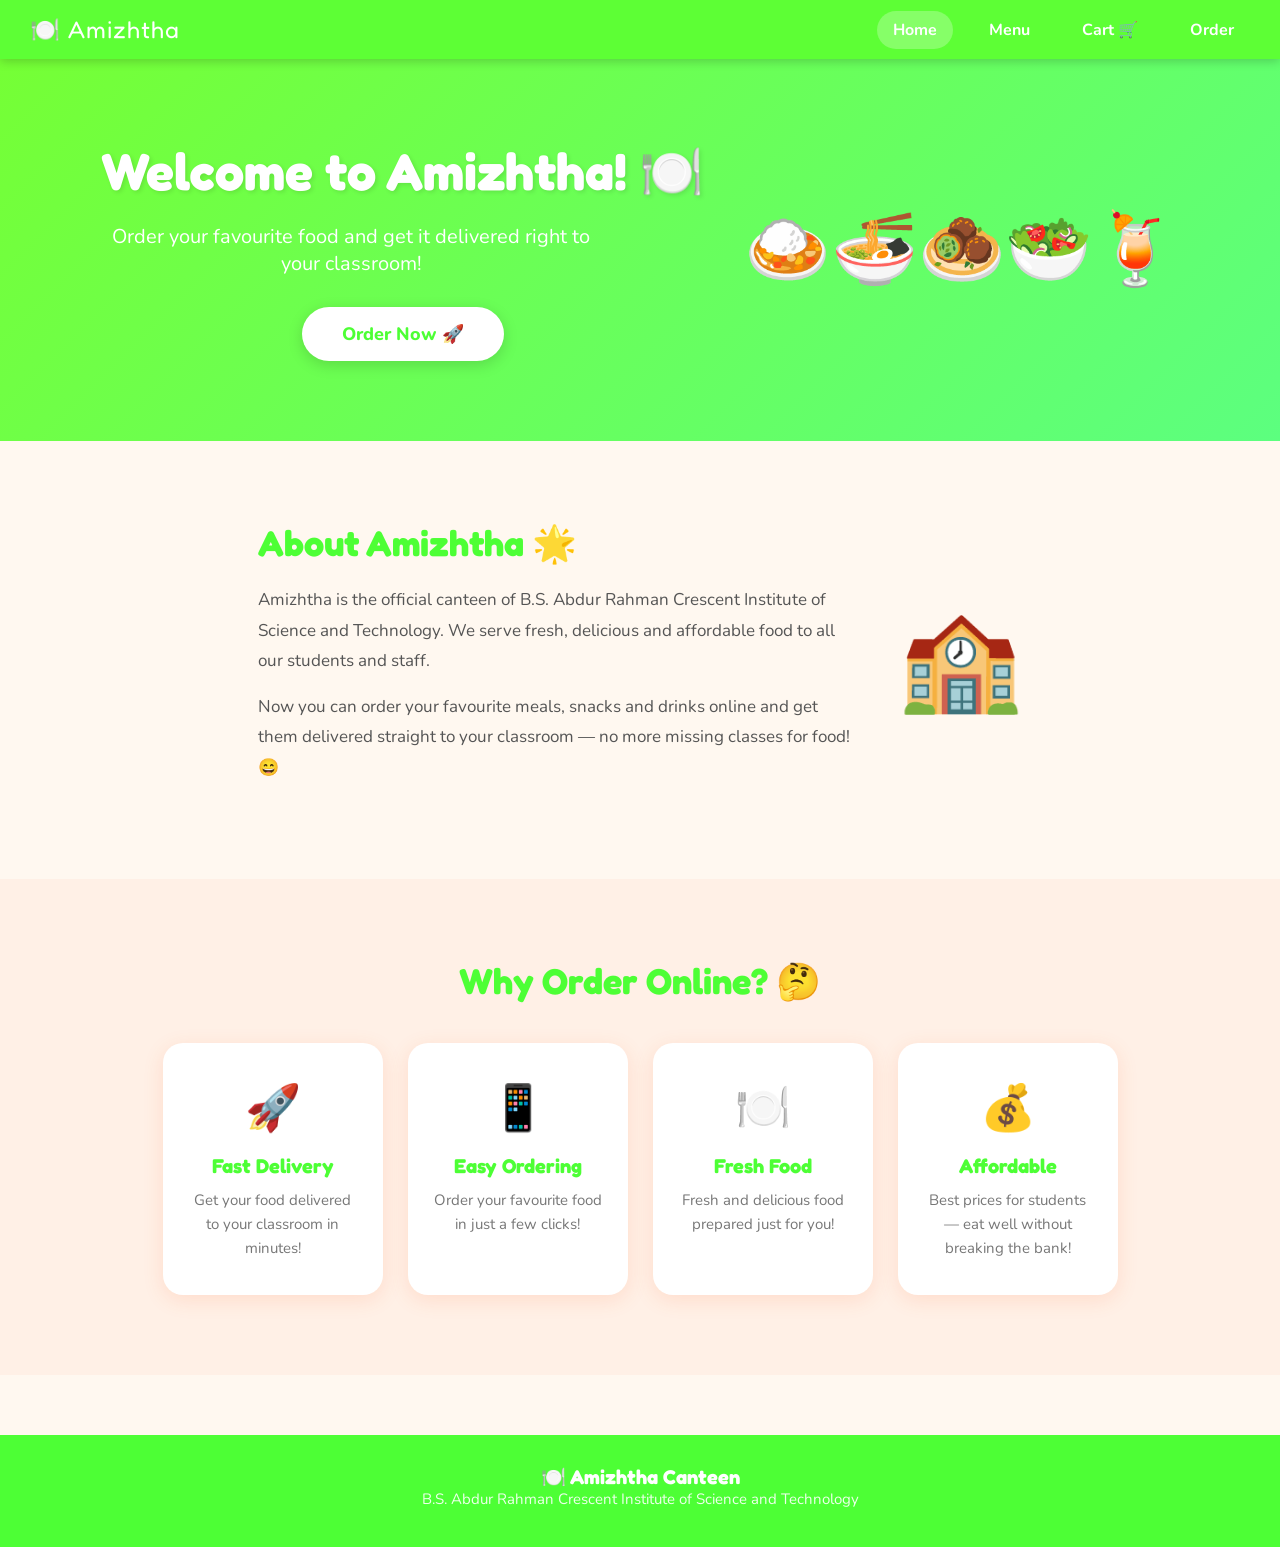
<file: index.html>
<!DOCTYPE html>
<html lang="en">
<head>
    <meta charset="UTF-8">
    <meta name="viewport" content="width=device-width, initial-scale=1.0">
    <title>Amizhtha Canteen</title>
    <link rel="stylesheet" href="style.css">
    <link href="https://fonts.googleapis.com/css2?family=Fredoka+One&family=Nunito:wght@400;600;700;800&display=swap" rel="stylesheet">
</head>
<body>

    <!-- NAVBAR -->
    <nav class="navbar">
        <div class="nav-logo">
            🍽️ Amizhtha
        </div>
        <ul class="nav-links">
            <li><a href="index.html" class="active">Home</a></li>
            <li><a href="menu.html">Menu</a></li>
            <li><a href="cart.html">Cart 🛒</a></li>
            <li><a href="order.html">Order</a></li>
        </ul>
    </nav>

    <!-- HERO SECTION -->
    <section class="hero">
        <div class="hero-content">
            <h1>Welcome to Amizhtha! 🍽️</h1>
            <p>Order your favourite food and get it delivered right to your classroom!</p>
            <a href="menu.html" class="btn">Order Now 🚀</a>
        </div>
        <div class="hero-image">🍛🍜🧆🥗🍹</div>
    </section>

    <!-- ABOUT SECTION -->
    <section class="about">
        <div class="about-content">
            <h2>About Amizhtha 🌟</h2>
            <p>Amizhtha is the official canteen of B.S. Abdur Rahman Crescent Institute of Science and Technology. We serve fresh, delicious and affordable food to all our students and staff.</p>
            <p>Now you can order your favourite meals, snacks and drinks online and get them delivered straight to your classroom — no more missing classes for food! 😄</p>
        </div>
        <div class="about-image">🏫</div>
    </section>

    <!-- FEATURES SECTION -->
    <section class="features">
        <h2>Why Order Online? 🤔</h2>
        <div class="features-container">
            <div class="feature-card">
                <div class="feature-icon">🚀</div>
                <h3>Fast Delivery</h3>
                <p>Get your food delivered to your classroom in minutes!</p>
            </div>
            <div class="feature-card">
                <div class="feature-icon">📱</div>
                <h3>Easy Ordering</h3>
                <p>Order your favourite food in just a few clicks!</p>
            </div>
            <div class="feature-card">
                <div class="feature-icon">🍽️</div>
                <h3>Fresh Food</h3>
                <p>Fresh and delicious food prepared just for you!</p>
            </div>
            <div class="feature-card">
                <div class="feature-icon">💰</div>
                <h3>Affordable</h3>
                <p>Best prices for students — eat well without breaking the bank!</p>
            </div>
        </div>
    </section>

    <!-- FOOTER -->
    <footer class="footer">
        <h3>🍽️ Amizhtha Canteen</h3>
        <p>B.S. Abdur Rahman Crescent Institute of Science and Technology</p>
        
    </footer>

</body>
</html>
</file>
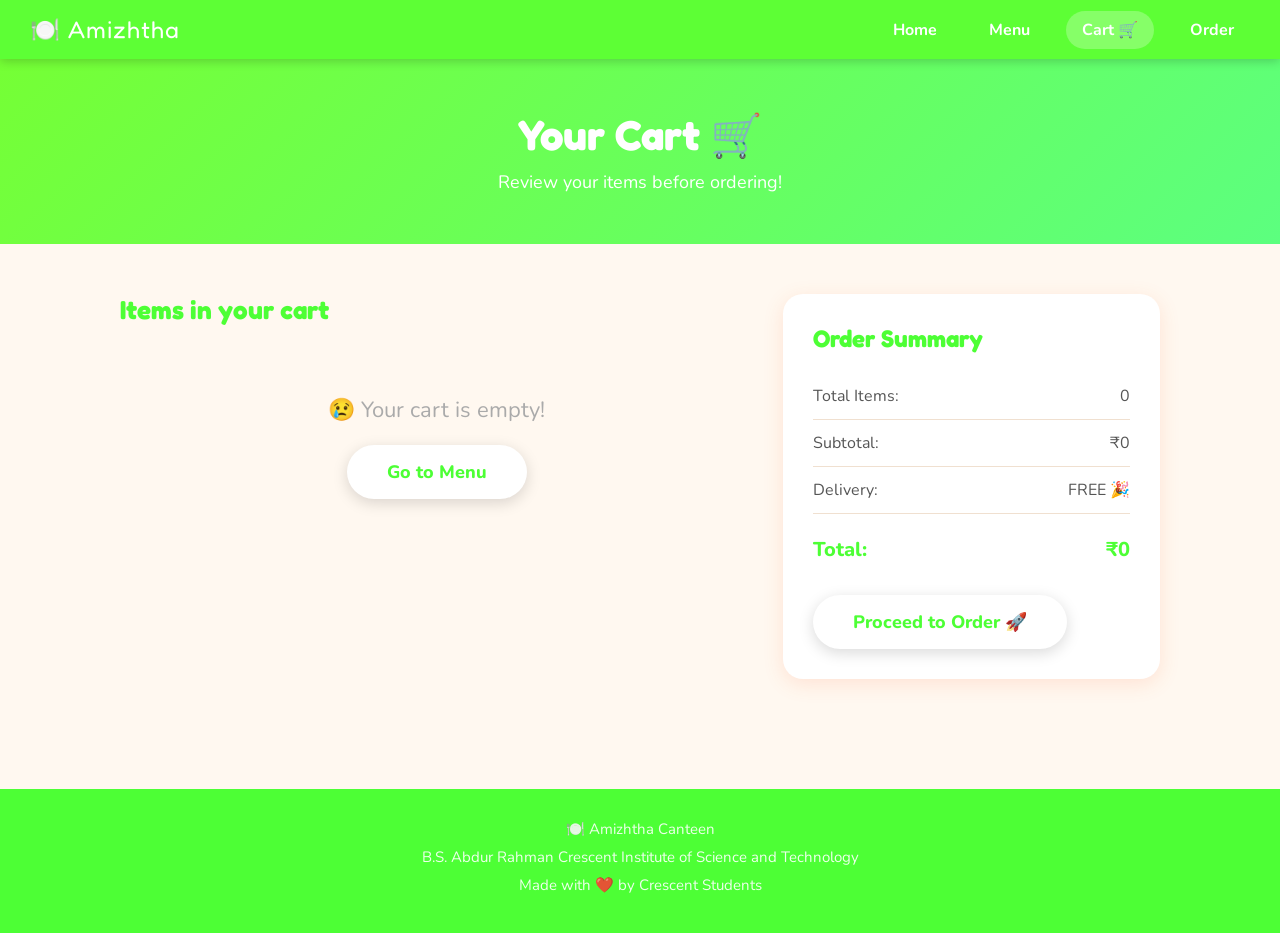
<file: cart.html>
<!DOCTYPE html>
<html lang="en">
<head>
    <meta charset="UTF-8">
    <meta name="viewport" content="width=device-width, initial-scale=1.0">
    <title>Cart - Amizhtha Canteen</title>
    <link rel="stylesheet" href="style.css">
    <link href="https://fonts.googleapis.com/css2?family=Fredoka+One&family=Nunito:wght@400;600;700;800&display=swap" rel="stylesheet">
</head>
<body>

    <!-- NAVBAR -->
    <nav class="navbar">
        <div class="nav-logo">
            🍽️ Amizhtha
        </div>
        <ul class="nav-links">
            <li><a href="index.html">Home</a></li>
            <li><a href="menu.html">Menu</a></li>
            <li><a href="cart.html" class="active">Cart 🛒</a></li>
            <li><a href="order.html">Order</a></li>
        </ul>
    </nav>

    <!-- CART HEADER -->
    <section class="page-header">
        <h1>Your Cart 🛒</h1>
        <p>Review your items before ordering!</p>
    </section>

    <!-- CART SECTION -->
    <section class="cart-section">
        <div class="cart-container">

            <!-- CART ITEMS -->
            <div class="cart-items">
                <h2>Items in your cart</h2>
                <div id="cart-list">
                    <!-- Items will be shown here by JS -->
                </div>
                <div id="empty-cart" class="empty-cart">
                    <p>😢 Your cart is empty!</p>
                    <a href="menu.html" class="btn">Go to Menu</a>
                </div>
            </div>

            <!-- CART SUMMARY -->
            <div class="cart-summary">
                <h2>Order Summary</h2>
                <div class="summary-row">
                    <span>Total Items:</span>
                    <span id="total-items">0</span>
                </div>
                <div class="summary-row">
                    <span>Subtotal:</span>
                    <span id="subtotal">₹0</span>
                </div>
                <div class="summary-row">
                    <span>Delivery:</span>
                    <span>FREE 🎉</span>
                </div>
                <div class="summary-row total">
                    <span>Total:</span>
                    <span id="total-price">₹0</span>
                </div>
                <a href="order.html" class="btn" id="checkout-btn">Proceed to Order 🚀</a>
            </div>

        </div>
    </section>

    <!-- FOOTER -->
    <footer class="footer">
        <p>🍽️ Amizhtha Canteen</p>
        <p>B.S. Abdur Rahman Crescent Institute of Science and Technology</p>
        <p>Made with ❤️ by Crescent Students</p>
    </footer>

    <script src="cart.js"></script>
    <script>
        // Display cart items on page load
        displayCart();
    </script>
</body>
</html>
</file>
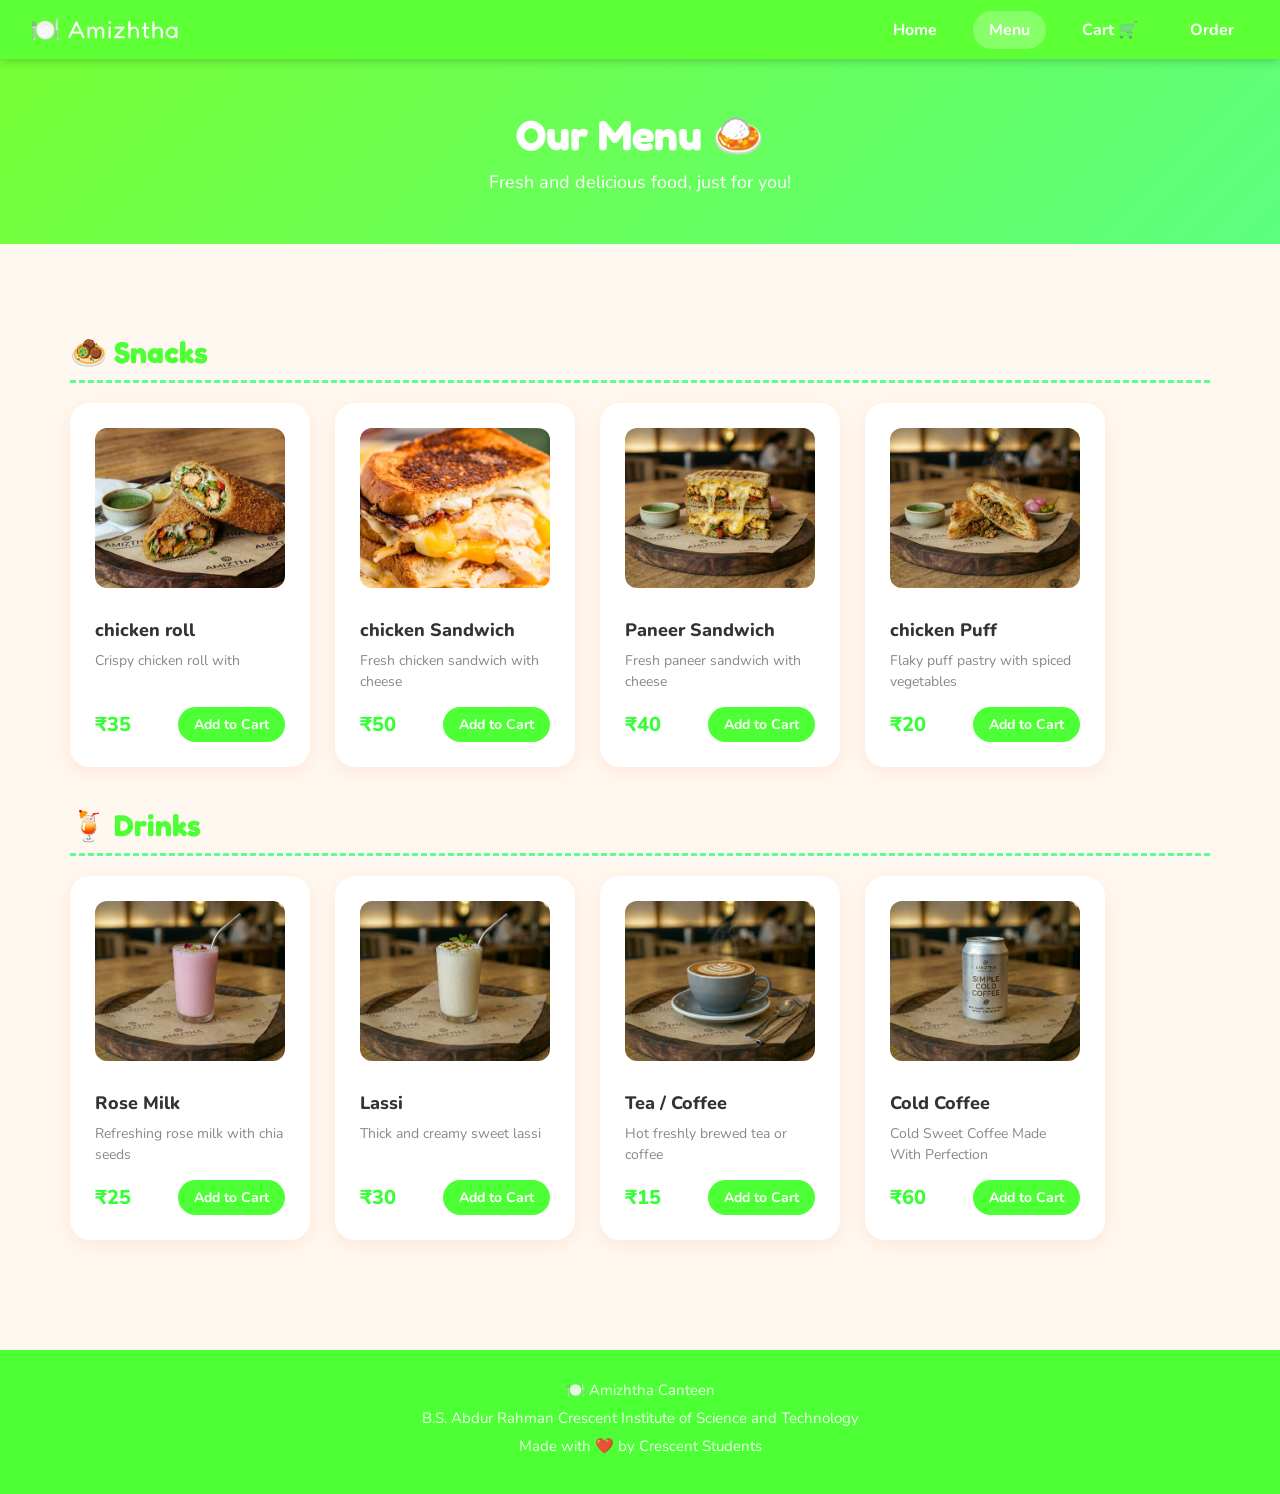
<file: menu.html>
<!DOCTYPE html>
<html lang="en">
<head>
    <meta charset="UTF-8">
    <meta name="viewport" content="width=device-width, initial-scale=1.0">
    <title>Menu - Amizhtha Canteen</title>
    <link rel="stylesheet" href="style.css">
    <link href="https://fonts.googleapis.com/css2?family=Fredoka+One&family=Nunito:wght@400;600;700;800&display=swap" rel="stylesheet">
</head>
<body>

    <!-- NAVBAR -->
    <nav class="navbar">
        <div class="nav-logo">
            🍽️ Amizhtha
        </div>
        <ul class="nav-links">
            <li><a href="index.html">Home</a></li>
            <li><a href="menu.html" class="active">Menu</a></li>
            <li><a href="cart.html">Cart 🛒</a></li>
            <li><a href="order.html">Order</a></li>
        </ul>
    </nav>

    <!-- MENU HEADER -->
    <section class="page-header">
        <h1>Our Menu 🍛</h1>
        <p>Fresh and delicious food, just for you!</p>
    </section>

    <!-- MENU SECTION -->
    <section class="menu">



        <!-- SNACKS -->
        <h2 class="category-title">🧆 Snacks</h2>
        <div class="menu-container">

            <div class="menu-card">
            <img src="roll.png" alt="chicken roll" class="menu-img">
                <div class="menu-icon"></div>
                <h3>chicken roll</h3>
                <p>Crispy chicken roll with </p>
                <div class="menu-footer">
                    <span class="price">₹35</span>
                    <button class="btn-add" onclick="addToCart('chicken roll', 35)">Add to Cart</button>
                </div>
            </div>
            <div class="menu-card">
                <img src="chicsan.jpg" alt="chicken sandwich" class="menu-img">
                <div class="menu-icon"></div>

                <h3>chicken Sandwich</h3>
                <p>Fresh chicken sandwich with cheese</p>
                <div class="menu-footer">
                    <span class="price">₹50</span>
                    <button class="btn-add" onclick="addToCart('chicken Sandwich', 40)">Add to Cart</button>
                </div>
            </div>
            <div class="menu-card">
                <img src="paneersan.png" alt="paneer sandwich" class="menu-img">
                <div class="menu-icon"></div>
                <h3>Paneer Sandwich</h3>
                <p>Fresh paneer sandwich with cheese</p>
                <div class="menu-footer">
                    <span class="price">₹40</span>
                    <button class="btn-add" onclick="addToCart('Paneer Sandwich', 40)">Add to Cart</button>
                </div>
            </div>
            <div class="menu-card">
                <img src="chickenpuff.png" alt="chicken puff" class="menu-img">
                <div class="menu-icon"></div>
                <h3>chicken Puff</h3>
                <p>Flaky puff pastry with spiced vegetables</p>
                <div class="menu-footer">
                    <span class="price">₹20</span>
                    <button class="btn-add" onclick="addToCart('Chicken Puff', 20)">Add to Cart</button>
                </div>
            </div>
        </div>

        <!-- DRINKS -->
        <h2 class="category-title">🍹 Drinks</h2>
        <div class="menu-container">
            <div class="menu-card">
                <img src="rosemilk.png" alt="rosemilk" class="menu-img">
                <div class="menu-icon"></div>
                <h3>Rose Milk</h3>
                <p>Refreshing rose milk with chia seeds</p>
                <div class="menu-footer">
                    <span class="price">₹25</span>
                    <button class="btn-add" onclick="addToCart('Cold Rose Milk', 25)">Add to Cart</button>
                </div>
            </div>
            <div class="menu-card">
                <img src="lassi.png" alt="lassi" class="menu-img">
                <div class="menu-icon"></div>
                <h3>Lassi</h3>
                <p>Thick and creamy sweet lassi</p>
                <div class="menu-footer">
                    <span class="price">₹30</span>
                    <button class="btn-add" onclick="addToCart('Lassi', 20)">Add to Cart</button>
                </div>
            </div>
            <div class="menu-card">
                <img src="coffee.png" alt="Coffee" class="menu-img">
                <div class="menu-icon"></div>
                <h3>Tea / Coffee</h3>
                <p>Hot freshly brewed tea or coffee</p>
                <div class="menu-footer">
                    <span class="price">₹15</span>
                    <button class="btn-add" onclick="addToCart('Tea / Coffee', 15)">Add to Cart</button>
                </div>
            </div>
            <div class="menu-card">
                <img src="coldcoffee.png" alt="Cold Coffee" class="menu-img">
                <div class="menu-icon"></div>
                <h3>Cold Coffee</h3>
                <p>Cold Sweet Coffee Made With Perfection</p>
                <div class="menu-footer">
                    <span class="price">₹60</span>
                    <button class="btn-add" onclick="addToCart('Cold Coffee', 35)">Add to Cart</button>
                </div>
            </div>
        </div>

    </section>

    <!-- FOOTER -->
    <footer class="footer">
        <p>🍽️ Amizhtha Canteen</p>
        <p>B.S. Abdur Rahman Crescent Institute of Science and Technology</p>
        <p>Made with ❤️ by Crescent Students</p>
    </footer>

    <script src="cart.js"></script>
</body>
</html>
</file>
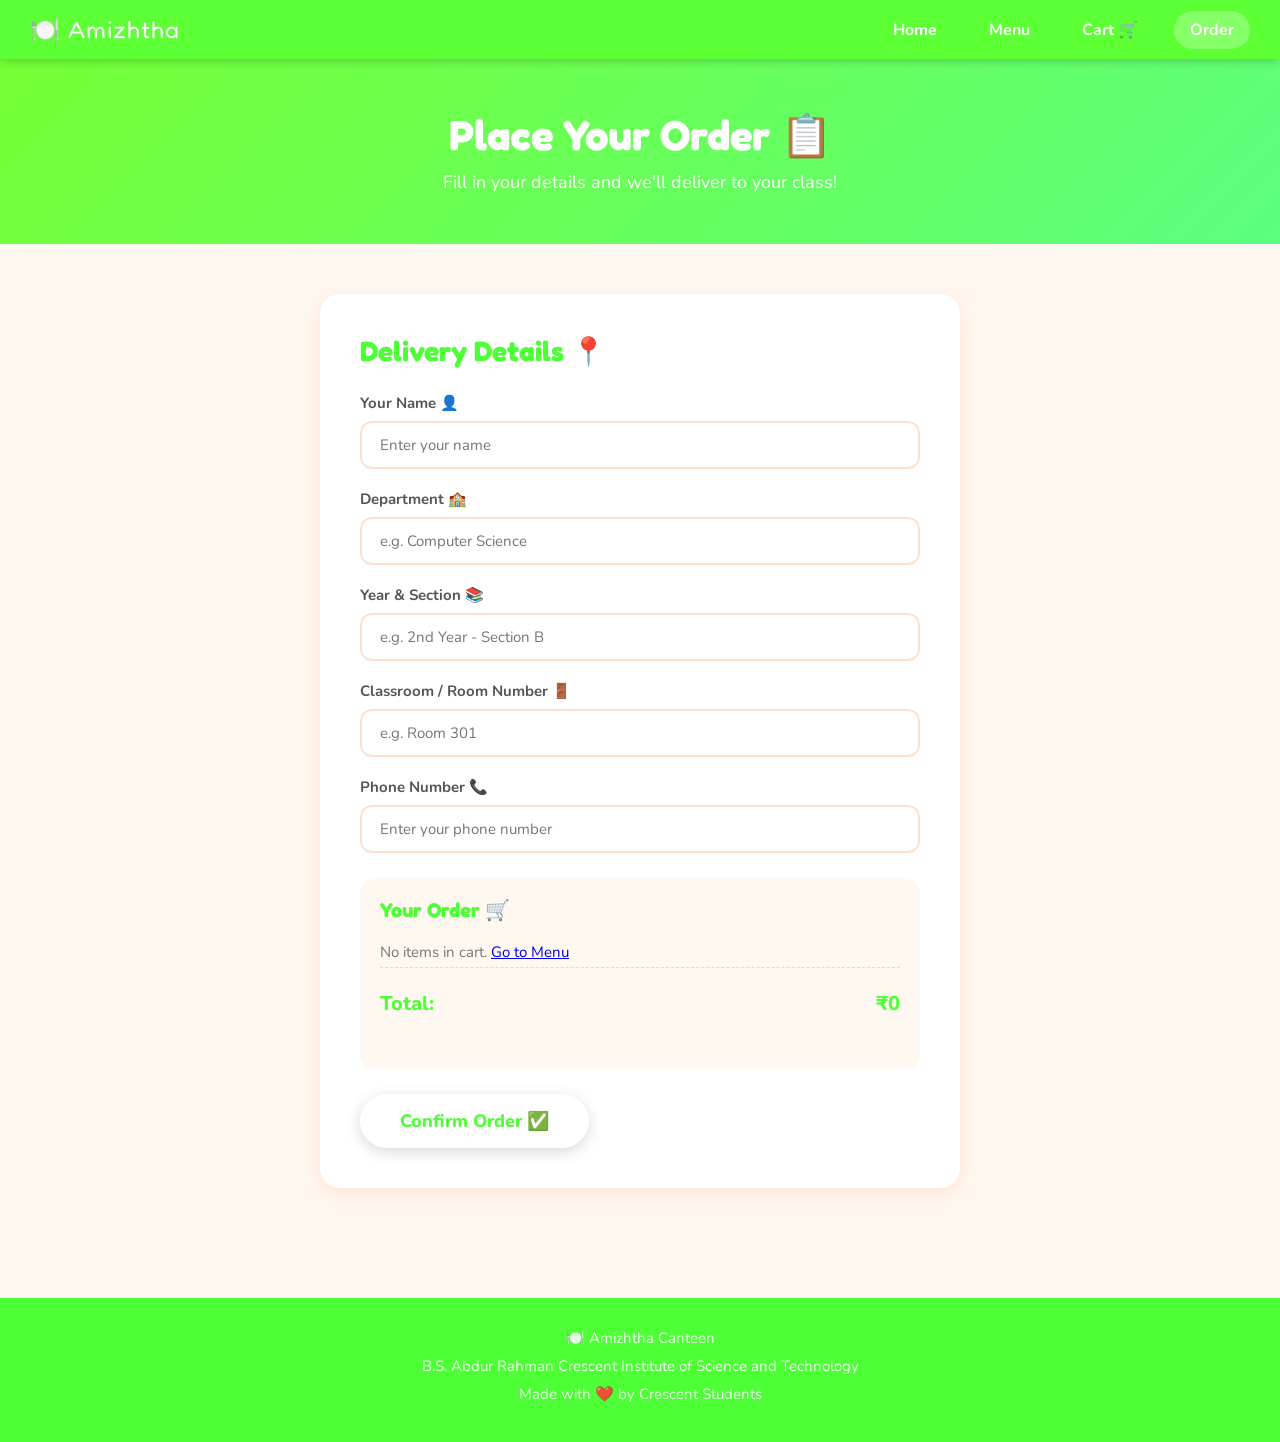
<file: order.html>
<!DOCTYPE html>
<html lang="en">
<head>
    <meta charset="UTF-8">
    <meta name="viewport" content="width=device-width, initial-scale=1.0">
    <title>Order - Amizhtha Canteen</title>
    <link rel="stylesheet" href="style.css">
    <link href="https://fonts.googleapis.com/css2?family=Fredoka+One&family=Nunito:wght@400;600;700;800&display=swap" rel="stylesheet">
</head>
<body>

    <!-- NAVBAR -->
    <nav class="navbar">
        <div class="nav-logo">
            🍽️ Amizhtha
        </div>
        <ul class="nav-links">
            <li><a href="index.html">Home</a></li>
            <li><a href="menu.html">Menu</a></li>
            <li><a href="cart.html">Cart 🛒</a></li>
            <li><a href="order.html" class="active">Order</a></li>
        </ul>
    </nav>

    <!-- ORDER HEADER -->
    <section class="page-header">
        <h1>Place Your Order 📋</h1>
        <p>Fill in your details and we'll deliver to your class!</p>
    </section>

    <!-- ORDER SECTION -->
    <section class="order-section">
        <div class="order-container">

            <!-- ORDER FORM -->
            <div class="order-form" id="order-form-section">
                <h2>Delivery Details 📍</h2>

                <div class="form-group">
                    <label>Your Name 👤</label>
                    <input type="text" id="student-name" placeholder="Enter your name">
                </div>

                <div class="form-group">
                    <label>Department 🏫</label>
                    <input type="text" id="department" placeholder="e.g. Computer Science">
                </div>

                <div class="form-group">
                    <label>Year & Section 📚</label>
                    <input type="text" id="year-section" placeholder="e.g. 2nd Year - Section B">
                </div>

                <div class="form-group">
                    <label>Classroom / Room Number 🚪</label>
                    <input type="text" id="room-number" placeholder="e.g. Room 301">
                </div>

                <div class="form-group">
                    <label>Phone Number 📞</label>
                    <input type="number" id="phone" placeholder="Enter your phone number">
                </div>

                <!-- ORDER SUMMARY -->
                <div class="order-summary-box">
                    <h3>Your Order 🛒</h3>
                    <div id="order-items-list">
                        <p>No items in cart</p>
                    </div>
                    <div class="summary-row total">
                        <span>Total:</span>
                        <span id="order-total">₹0</span>
                    </div>
                </div>

                <button class="btn" onclick="placeOrder()">Confirm Order ✅</button>
            </div>

        </div>
    </section>

    <!-- SUCCESS MESSAGE (hidden by default) -->
    <section class="success-section" id="success-section" style="display:none;">
        <div class="success-box">
            <div class="success-icon">🎉</div>
            <h2>Order Placed Successfully!</h2>
            <p id="success-message"></p>
            <p>Your food will be delivered to your classroom shortly! 🚀</p>
            <a href="menu.html" class="btn">Order More Food</a>
        </div>
    </section>

    <!-- FOOTER -->
    <footer class="footer">
        <p>🍽️ Amizhtha Canteen</p>
        <p>B.S. Abdur Rahman Crescent Institute of Science and Technology</p>
        <p>Made with ❤️ by Crescent Students</p>
    </footer>

    <script src="cart.js"></script>
    <script src="order.js"></script>
    <script>
        // Load order summary on page load
        loadOrderSummary();
    </script>
</body>
</html>
</file>
<file: style.css>
/* ================================
   GLOBAL STYLES
================================ */
* {
    margin: 0;
    padding: 0;
    box-sizing: border-box;
    font-family: 'Nunito', sans-serif;
}

body {
    background-color: #fff8f0;
    color: #333333;
}

/* ================================
   NAVBAR STYLES
================================ */
.navbar {
    background-color: #5dff35;
    padding: 15px 30px;
    display: flex;
    justify-content: space-between;
    align-items: center;
    position: sticky;
    top: 0;
    z-index: 100;
    box-shadow: 0 2px 10px rgba(0,0,0,0.2);
}

.nav-logo {
    color: white;
    font-size: 24px;
    font-family: 'Fredoka One', cursive;
    letter-spacing: 1px;
}

.nav-links {
    list-style: none;
    display: flex;
    gap: 20px;
}

.nav-links a {
    color: white;
    font-size: 16px;
    text-decoration:none;
    font-weight: 700;
    padding: 8px 16px;
    border-radius: 20px;
    transition: background-color 0.3s;
}

.nav-links a:hover,
.nav-links a.active {
    background-color: rgba(255,255,255,0.25);
    cursor: pointer;
}

/* ================================
   HERO SECTION
================================ */
.hero {
    background: linear-gradient(135deg, #75ff35, #5cff7f);
    padding: 80px 30px;
    display: flex;
    justify-content: center;
    align-items: center;
    gap: 40px;
    text-align: center;
    flex-wrap: wrap;
}

.hero-content h1 {
    font-size: 52px;
    color: white;
    font-family: 'Fredoka One', cursive;
    margin-bottom: 20px;
    text-shadow: 2px 2px 4px rgba(0,0,0,0.1);
}

.hero-content p {
    font-size: 20px;
    color: white;
    margin-bottom: 30px;
    max-width: 500px;
}

.hero-image {
    font-size: 70px;
    animation: float 3s ease-in-out infinite;
}

@keyframes float {
    0%, 100% { transform: translateY(0); }
    50% { transform: translateY(-15px); }
}

/* button*/
.btn {
    background-color: white;
    color: #4dff35;
    padding: 15px 40px;
    border-radius: 30px;
    text-decoration: none;
    font-size: 18px;
    font-weight: 800;
    display: inline-block;
    transition: all 0.3s;
    box-shadow: 0 4px 15px rgba(0,0,0,0.15);
    cursor: pointer;
    border: none;
}

.btn:hover {
    background-color: #4dff35;
    color: white;
    transform: translateY(-3px);
    box-shadow: 0 8px 20px rgba(0,0,0,0.2);
}


   /*ABOUT SECTION*/

.about {
    padding: 80px 30px;
    background-color: #fff8f0;
    display: flex;
    justify-content: center;
    align-items: center;
    gap: 40px;
    flex-wrap: wrap;
}

.about-content {
    max-width: 600px;
}

.about-content h2 {
    font-size: 36px;
    color: #4dff35;
    font-family: 'Fredoka One', cursive;
    margin-bottom: 20px;
}

.about-content p {
    font-size: 17px;
    line-height: 1.8;
    margin-bottom: 15px;
    color: #555;
}

.about-image {
    font-size: 100px;
}


/*FEATURES SECTION*/
.features {
    padding: 80px 30px;
    background-color: #fff0e6;
    text-align: center;
}

.features h2 {
    font-size: 36px;
    color: #4dff35;
    font-family: 'Fredoka One', cursive;
    margin-bottom: 40px;
}

.features-container {
    display: flex;
    justify-content: center;
    gap: 25px;
    flex-wrap: wrap;
}

.feature-card {
    background-color: white;
    padding: 35px 25px;
    border-radius: 20px;
    width: 220px;
    box-shadow: 0 5px 20px rgba(255, 107, 53, 0.15);
    transition: transform 0.3s;
}

.feature-card:hover {
    transform: translateY(-8px);
}

.feature-icon {
    font-size: 45px;
    margin-bottom: 15px;
}

.feature-card h3 {
    font-size: 20px;
    color: #4dff35;
    margin-bottom: 10px;
    font-family: 'Fredoka One', cursive;
}

.feature-card p {
    font-size: 15px;
    color: #777;
    line-height: 1.6;
}


/*PAGE HEADER (Menu, Cart, Order)*/

.page-header {
    background: linear-gradient(135deg,  #75ff35, #5cff7f);
    padding: 50px 30px;
    text-align: center;
}

.page-header h1 {
    font-size: 42px;
    color: white;
    font-family: 'Fredoka One', cursive;
    margin-bottom: 10px;
}

.page-header p {
    font-size: 18px;
    color: white;
}

/* MENU SECTION */
.menu {
    padding: 50px 30px;
    max-width: 1200px;
    margin: 0 auto;
}

.category-title {
    font-size: 30px;
    color: #4dff35;
    font-family: 'Fredoka One', cursive;
    margin: 40px 0 20px 0;
    padding-bottom: 10px;
    border-bottom: 3px dashed #5cff92;
}

.menu-container {
    display: flex;
    gap: 25px;
    flex-wrap: wrap;
}

.menu-card {
    background-color: white;
    border-radius: 20px;
    padding: 25px;
    width: 240px;
    box-shadow: 0 5px 20px rgba(255, 107, 53, 0.12);
    transition: transform 0.3s;
    display: flex;
    flex-direction: column;
}

.menu-card:hover {
    transform: translateY(-5px);
}

.menu-icon {
    font-size: 50px;
    text-align: center;
    margin-bottom: 15px;
}

.menu-card h3 {
    font-size: 18px;
    color: #333;
    margin-bottom: 8px;
    font-weight: 800;
}

.menu-card p {
    font-size: 14px;
    color: #888;
    line-height: 1.5;
    flex-grow: 1;
    margin-bottom: 15px;
}

.menu-footer {
    display: flex;
    justify-content: space-between;
    align-items: center;
}

.price {
    font-size: 20px;
    font-weight: 800;
    color: #35ff35;
}

.btn-add {
    background-color: #4dff35;
    color: white;
    border: none;
    padding: 8px 16px;
    border-radius: 20px;
    cursor: pointer;
    font-size: 14px;
    font-weight: 700;
    transition: all 0.3s;
    font-family: 'Nunito', sans-serif;
}

.btn-add:hover {
    background-color: #4dff35;
    transform: scale(1.05);
}

.btn-add.added {
    background-color: #4CAF50;
}

/*CART SECTION*/
.cart-section {
    padding: 50px 30px;
    max-width: 1100px;
    margin: 0 auto;
}

.cart-container {
    display: flex;
    gap: 30px;
    flex-wrap: wrap;
}

.cart-items {
    flex: 2;
    min-width: 300px;
}

.cart-items h2 {
    font-size: 26px;
    color: #4dff35;
    font-family: 'Fredoka One', cursive;
    margin-bottom: 20px;
}

.cart-item {
    background: white;
    border-radius: 15px;
    padding: 20px;
    margin-bottom: 15px;
    display: flex;
    justify-content: space-between;
    align-items: center;
    box-shadow: 0 3px 12px rgba(255, 107, 53, 0.1);
}

.cart-item-name {
    font-size: 17px;
    font-weight: 700;
    color: #333;
}

.cart-item-price {
    font-size: 17px;
    font-weight: 800;
    color: #4dff35;
}

.btn-remove {
    background-color: #4dff35;
    color: white;
    border: none;
    padding: 7px 14px;
    border-radius: 15px;
    cursor: pointer;
    font-size: 13px;
    font-weight: 700;
    font-family: 'Nunito', sans-serif;
    transition: background-color 0.3s;
}

.btn-remove:hover {
    background-color: #cc0000;
}

.empty-cart {
    text-align: center;
    padding: 50px;
    display: none;
}

.empty-cart p {
    font-size: 22px;
    color: #aaa;
    margin-bottom: 20px;
}

/*CART SUMMARY*/
.cart-summary {
    flex: 1;
    min-width: 250px;
    background: white;
    border-radius: 20px;
    padding: 30px;
    box-shadow: 0 5px 20px rgba(255, 107, 53, 0.15);
    height: fit-content;
}

.cart-summary h2 {
    font-size: 24px;
    color: #4dff35;
    font-family: 'Fredoka One', cursive;
    margin-bottom: 20px;
}

.summary-row {
    display: flex;
    justify-content: space-between;
    padding: 12px 0;
    border-bottom: 1px solid #f0e0d0;
    font-size: 16px;
    color: #555;
}

.summary-row.total {
    font-size: 20px;
    font-weight: 800;
    color: #4dff35;
    border-bottom: none;
    margin-top: 10px;
    margin-bottom: 20px;
}

/*ORDER SECTION*/
.order-section {
    padding: 50px 30px;
    max-width: 700px;
    margin: 0 auto;
}

.order-form {
    background: white;
    border-radius: 20px;
    padding: 40px;
    box-shadow: 0 5px 20px rgba(255, 107, 53, 0.15);
}

.order-form h2 {
    font-size: 28px;
    color: #4dff35;
    font-family: 'Fredoka One', cursive;
    margin-bottom: 25px;
}

.form-group {
    margin-bottom: 20px;
}

.form-group label {
    display: block;
    font-size: 15px;
    font-weight: 700;
    color: #555;
    margin-bottom: 8px;
}

.form-group input {
    width: 100%;
    padding: 12px 18px;
    border: 2px solid #ffe0cc;
    border-radius: 12px;
    font-size: 15px;
    font-family: 'Nunito', sans-serif;
    outline: none;
    transition: border-color 0.3s;
}

.form-group input:focus {
    border-color: #4dff35;
}

.order-summary-box {
    background: #fff8f0;
    border-radius: 15px;
    padding: 20px;
    margin: 25px 0;
}

.order-summary-box h3 {
    font-size: 20px;
    color: #4dff35;
    font-family: 'Fredoka One', cursive;
    margin-bottom: 15px;
}

.order-summary-box p {
    font-size: 15px;
    color: #777;
    padding: 5px 0;
    border-bottom: 1px dashed #ffd0b0;
}

/* ================================
   SUCCESS SECTION
================================ */
.success-section {
    padding: 80px 30px;
    text-align: center;
}

.success-box {
    background: white;
    border-radius: 25px;
    padding: 60px 40px;
    max-width: 500px;
    margin: 0 auto;
    box-shadow: 0 10px 40px rgba(255, 107, 53, 0.2);
}

.success-icon {
    font-size: 80px;
    margin-bottom: 20px;
    animation: bounce 1s ease infinite;
}

@keyframes bounce {
    0%, 100% { transform: scale(1); }
    50% { transform: scale(1.2); }
}

.success-box h2 {
    font-size: 32px;
    color: #4dff35;
    font-family: 'Fredoka One', cursive;
    margin-bottom: 15px;
}

.success-box p {
    font-size: 17px;
    color: #777;
    margin-bottom: 15px;
    line-height: 1.7;
}

/* ================================
   FOOTER
================================ */
.footer {
    background-color: #4dff35;
    color: white;
    text-align: center;
    padding: 30px;
    margin-top: 60px;
}

.footer p {
    font-size: 15px;
    margin-bottom: 8px;
    opacity: 0.9;
}

.footer h3:first-child {
    font-size: 20px;
    font-family: 'Fredoka One', cursive;
    opacity: 1;
}

.menu-img {
    width: 100%;
    height: 160px;
    object-fit: cover;
    border-radius: 12px;
    margin-bottom: 15px;
}
</file>
